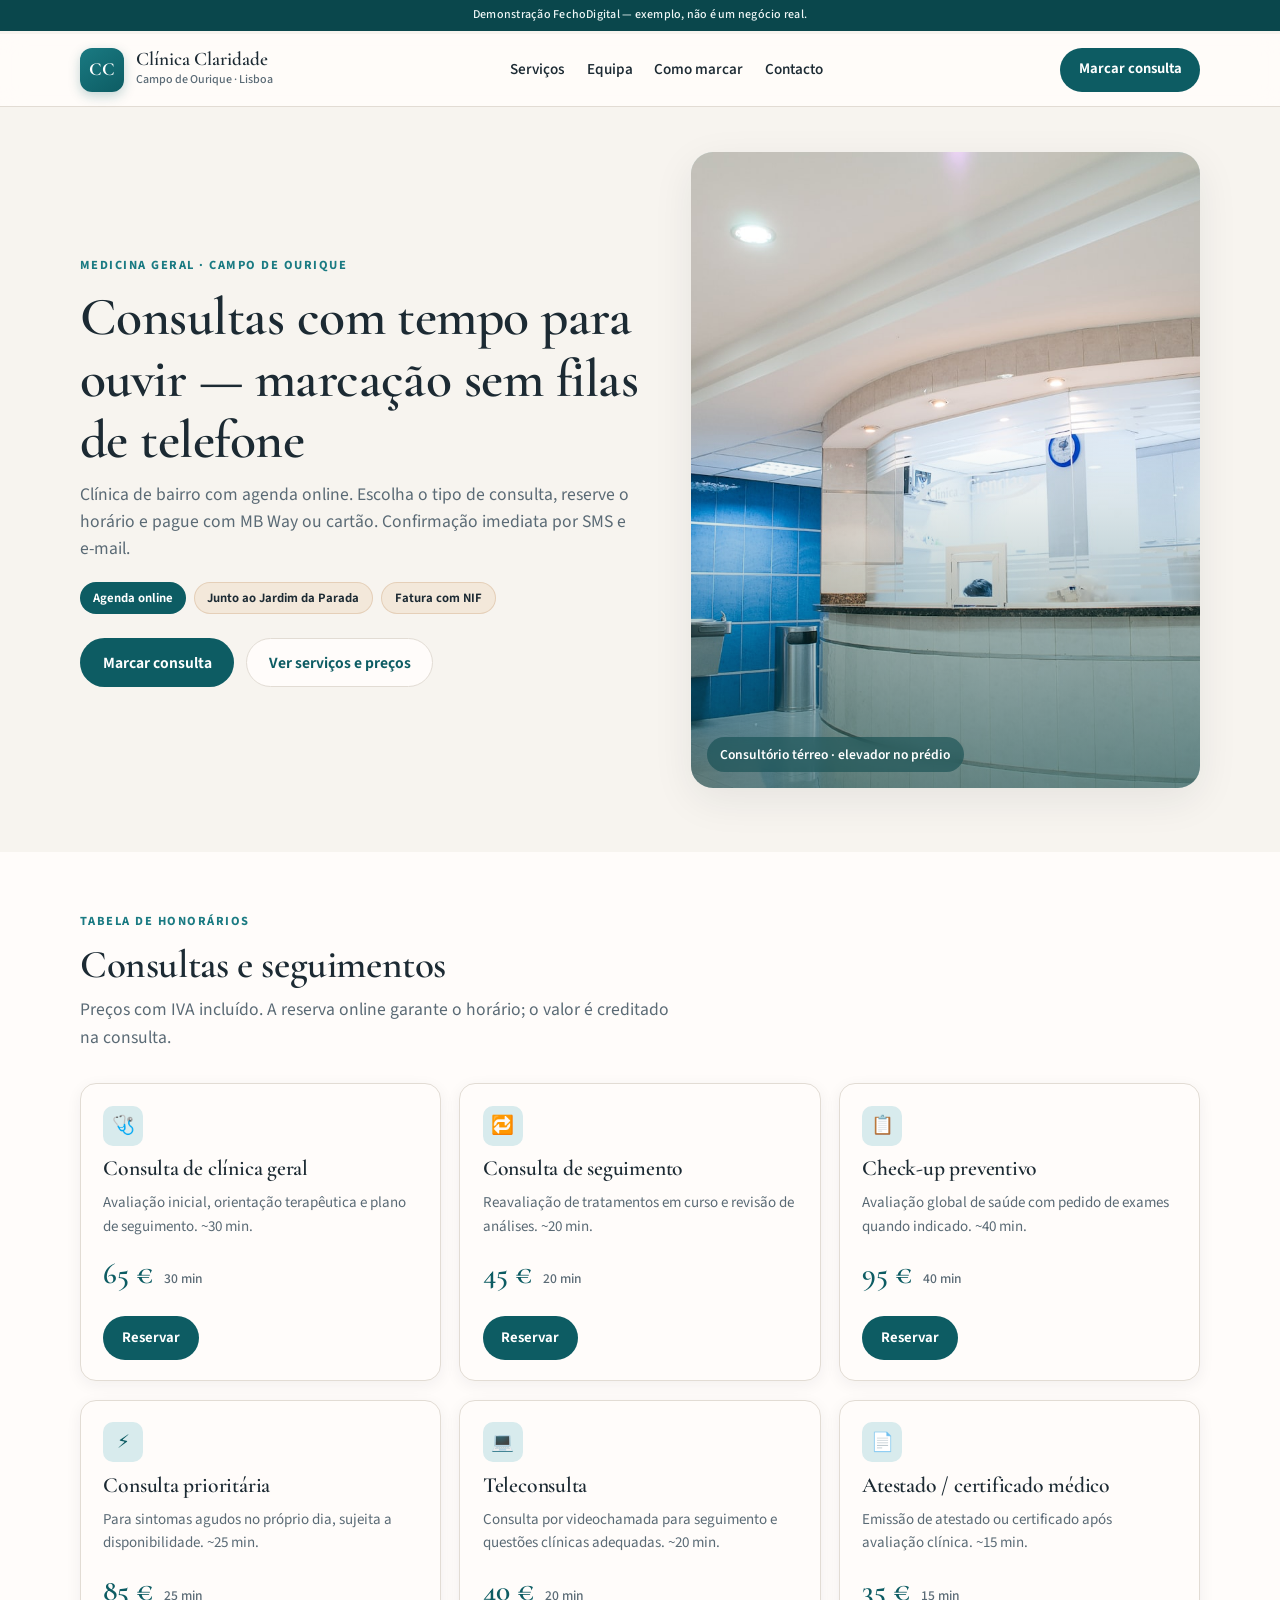
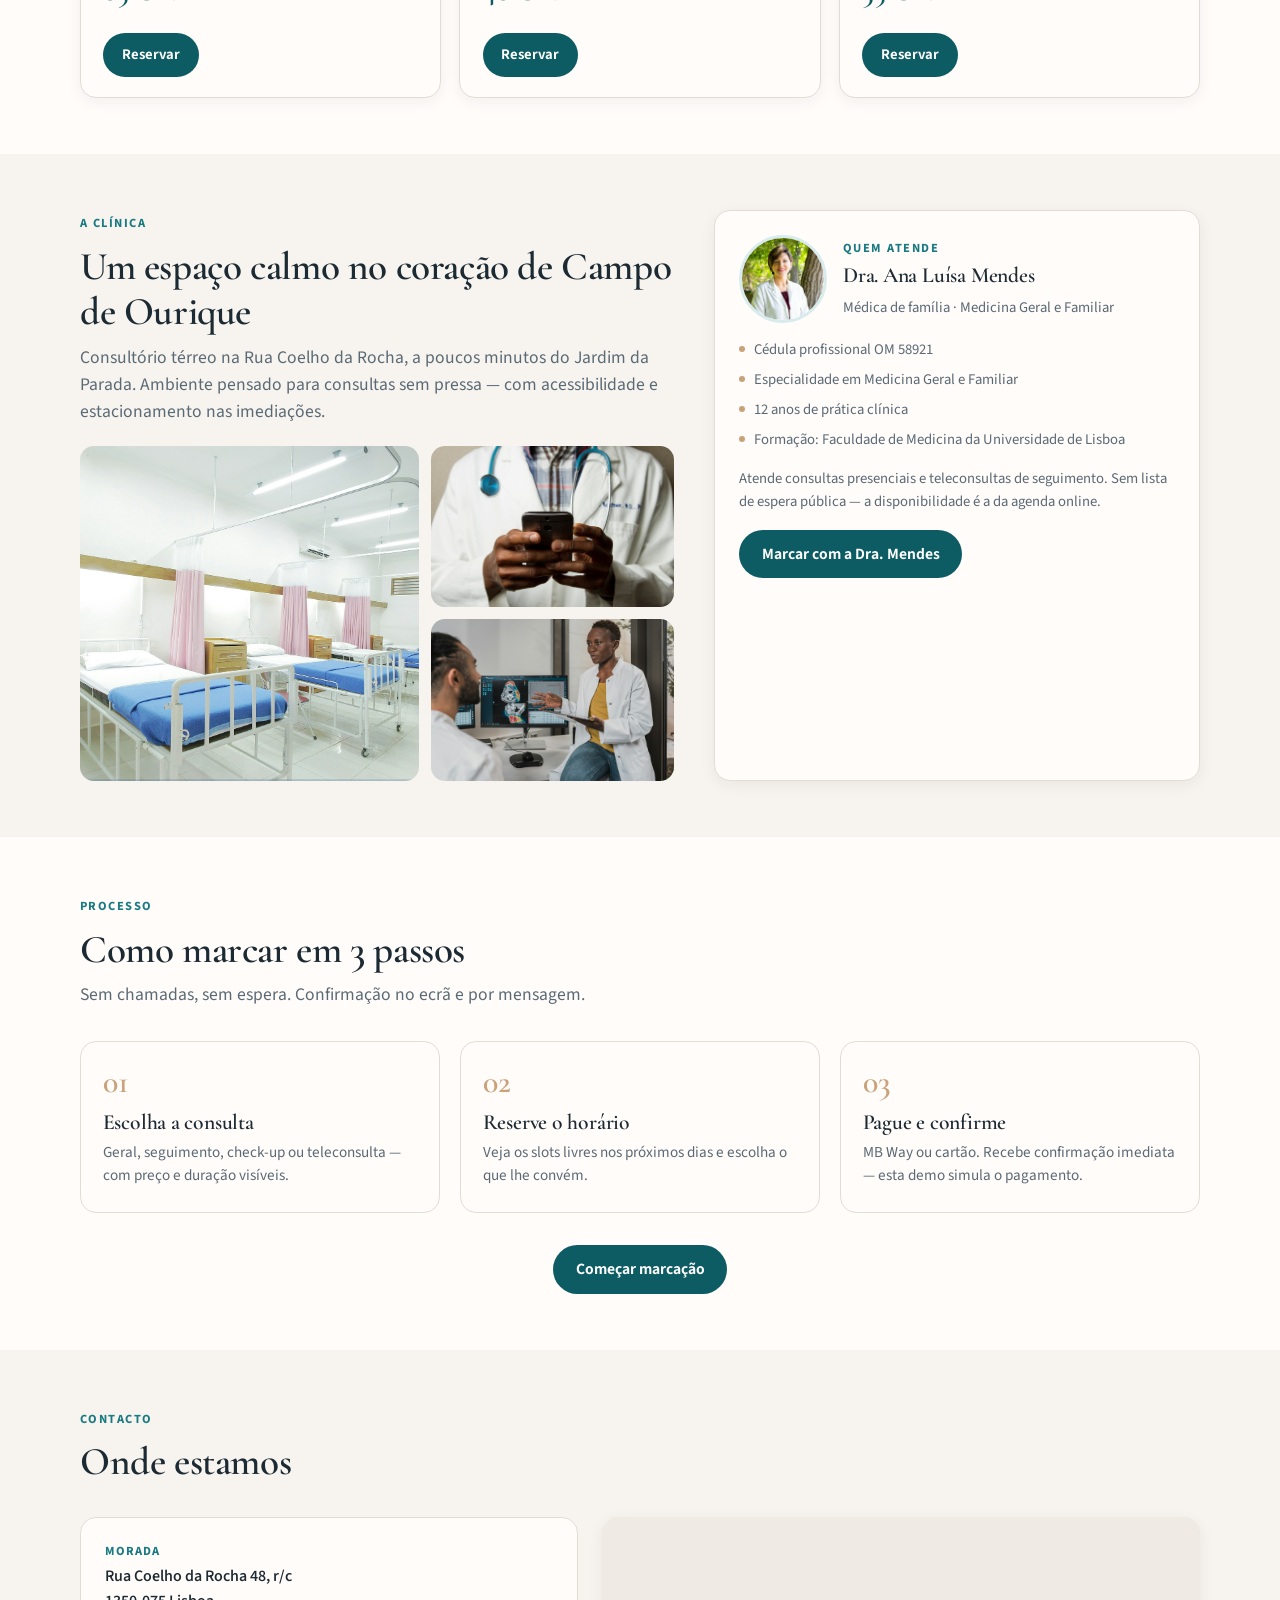
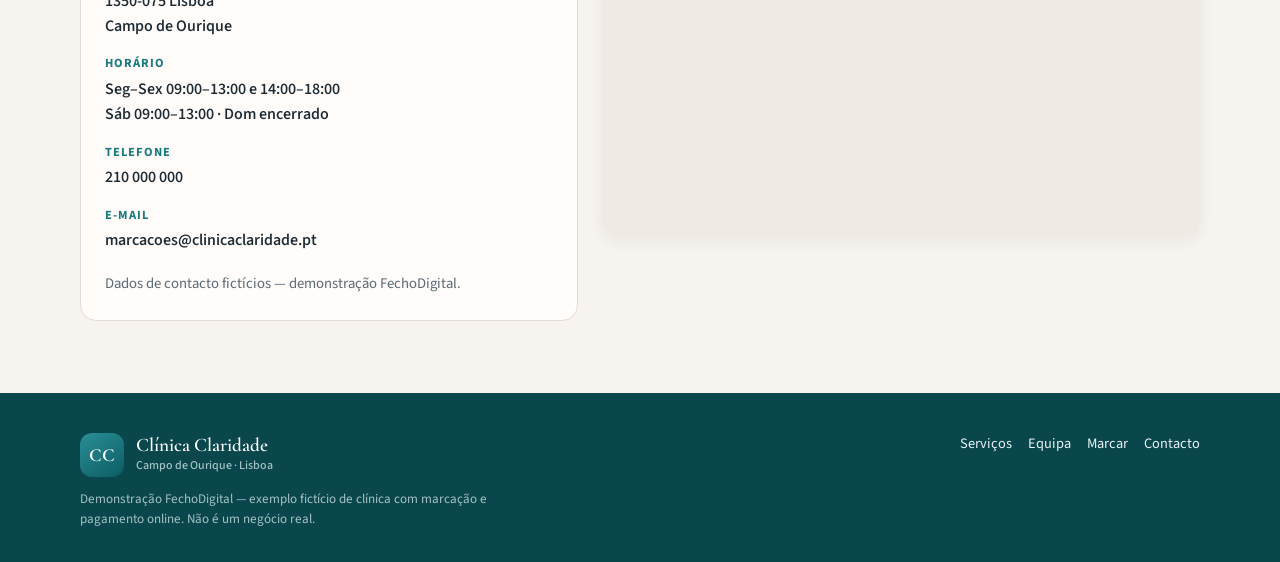
<file: demo/1/index.html>
<!DOCTYPE html><html lang="pt"><head><meta charset="utf-8"/><meta http-equiv="refresh" content="0;url=/demo/clinica/"/><link rel="canonical" href="/demo/clinica/"/><script>location.replace("/demo/clinica/");</script></head><body><p><a href="/demo/clinica/">Ver Clínica Claridade</a></p></body></html>
</file>
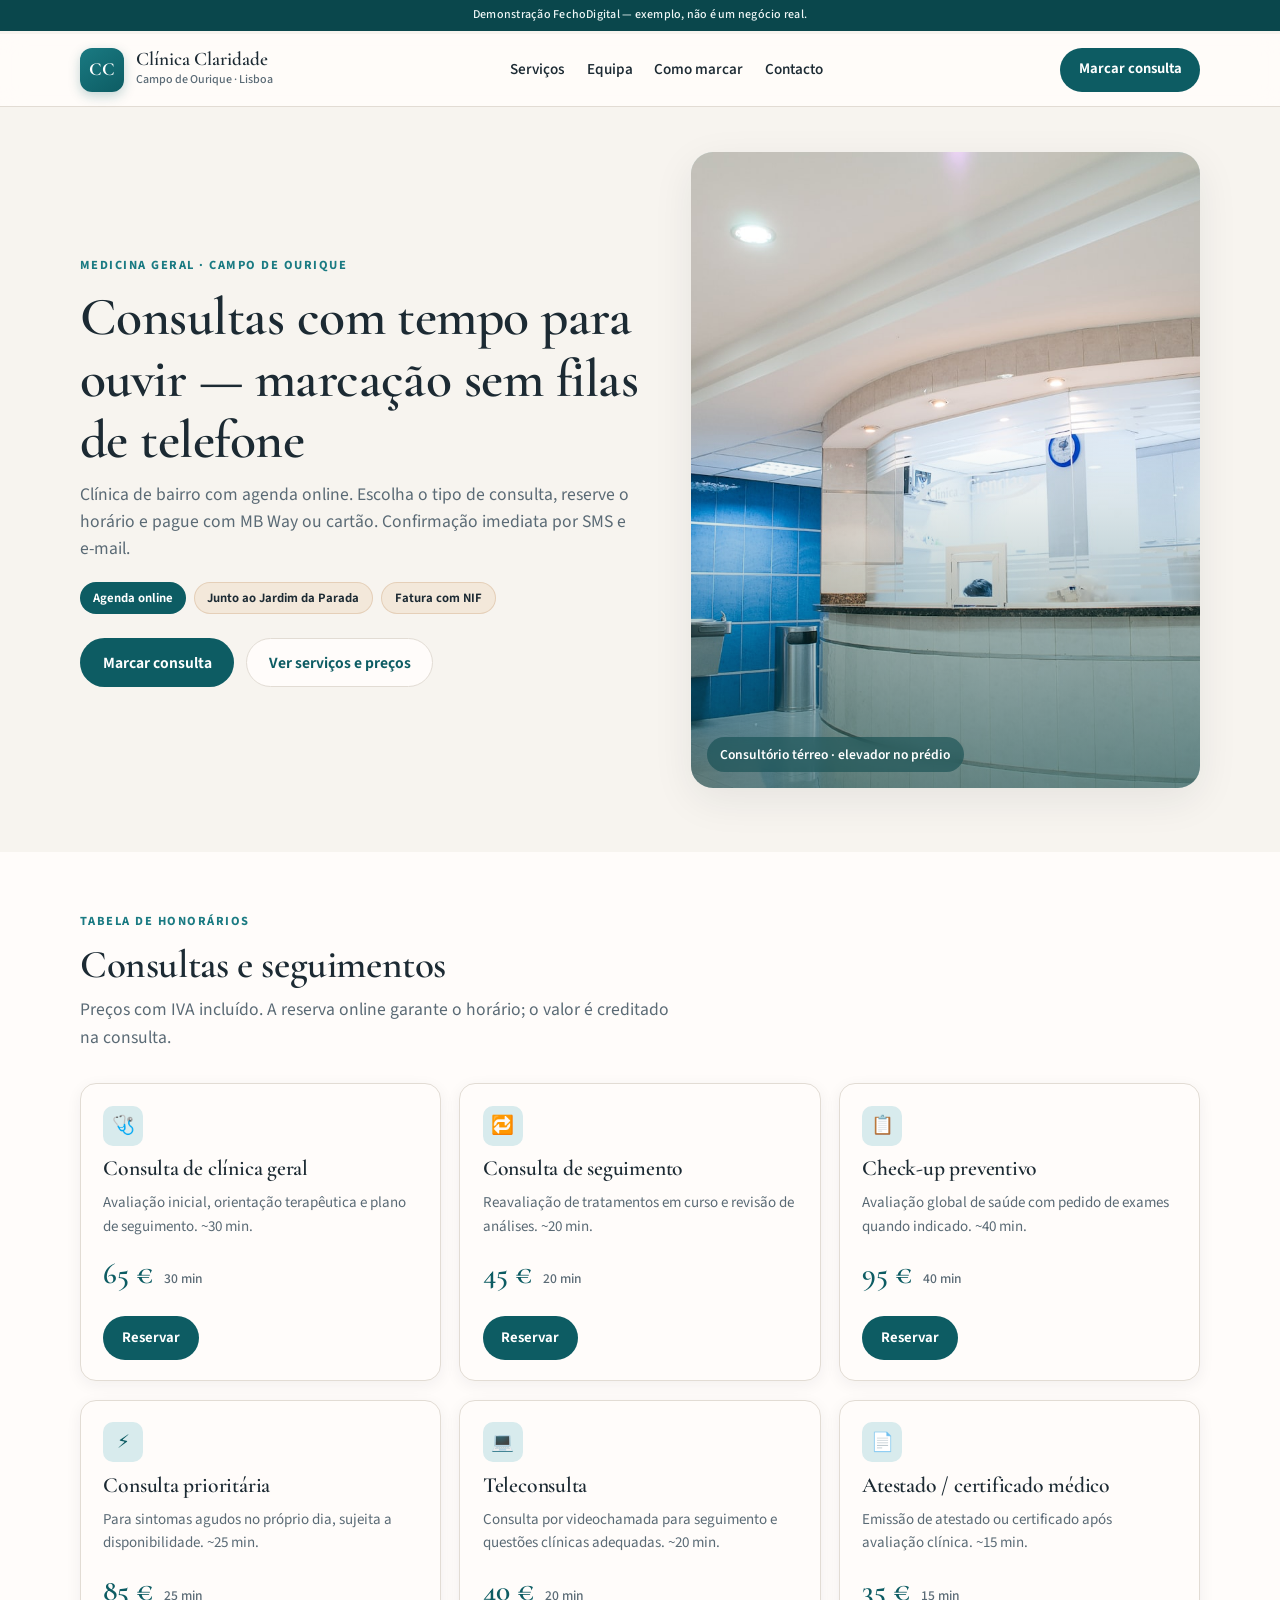
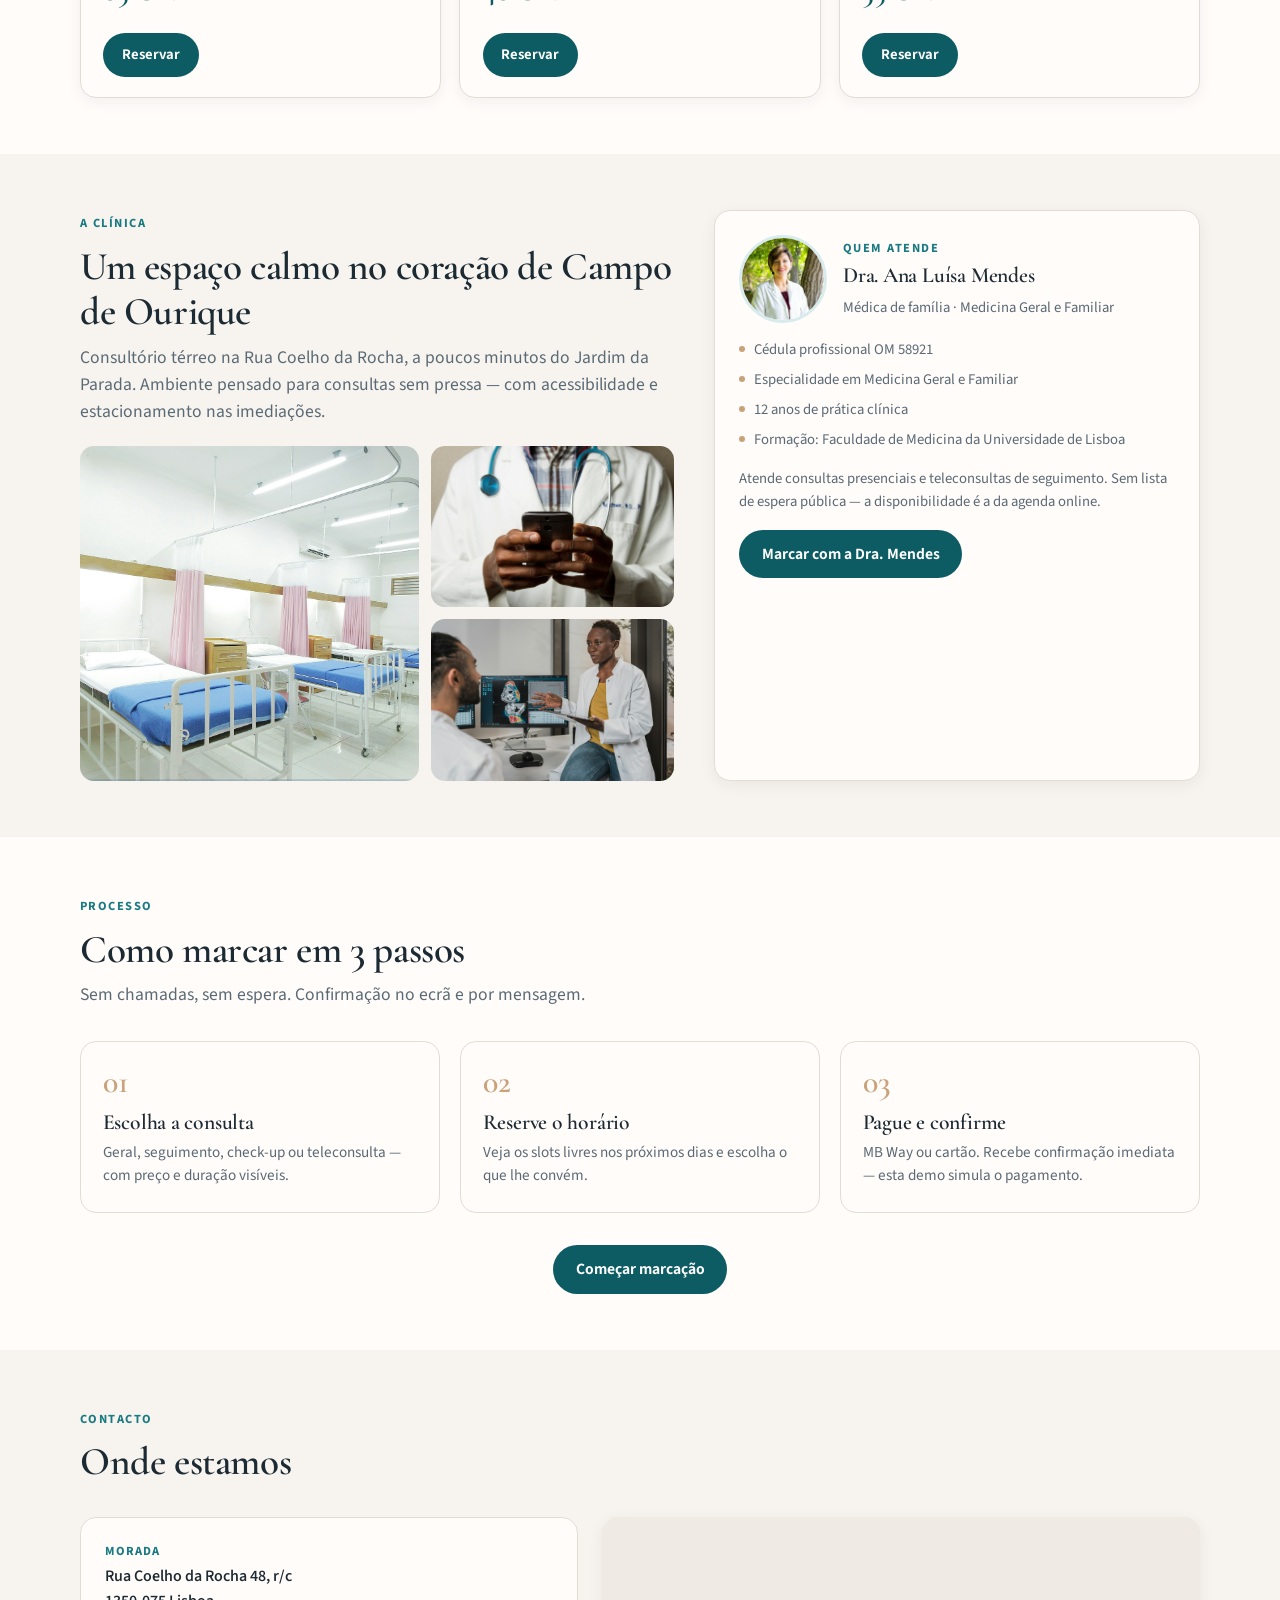
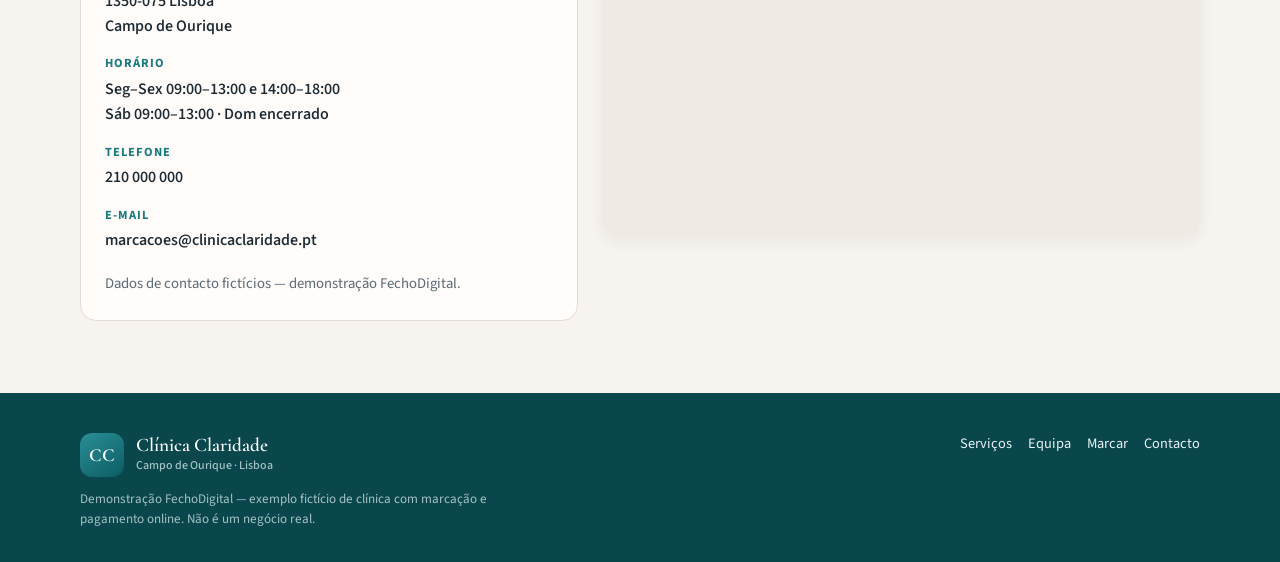
<file: demo/clinica/index.html>
<!DOCTYPE html>
<html lang="pt-PT">
<head>
  <meta charset="utf-8" />
  <meta name="viewport" content="width=device-width, initial-scale=1" />
  <title>Clínica Claridade — Medicina geral em Campo de Ourique, Lisboa</title>
  <meta name="description" content="Consultas de clínica geral em Campo de Ourique. Marque horário online e pague com MB Way ou cartão." />
  <meta name="robots" content="noindex, nofollow" />
  <link rel="stylesheet" href="shared.css" />
</head>
<body>
  <div class="demo-badge">Demonstração FechoDigital — exemplo, não é um negócio real.</div>

  <header class="site-header">
    <div class="wrap inner">
      <a class="brand" href="index.html">
        <span class="brand-mark" aria-hidden="true">CC</span>
        <span class="brand-text">
          <span class="brand-name">Clínica Claridade</span>
          <span class="brand-tag">Campo de Ourique · Lisboa</span>
        </span>
      </a>
      <nav aria-label="Principal">
        <ul class="nav-links">
          <li><a href="#servicos">Serviços</a></li>
          <li><a href="#equipa">Equipa</a></li>
          <li><a href="#como-marcar">Como marcar</a></li>
          <li><a href="#contacto">Contacto</a></li>
        </ul>
      </nav>
      <a class="nav-cta" href="marcar/">Marcar consulta</a>
    </div>
  </header>

  <main>
    <!-- Hero -->
    <section class="hero">
      <div class="wrap hero-grid">
        <div>
          <p class="eyebrow">Medicina geral · Campo de Ourique</p>
          <h1>Consultas com tempo para ouvir — marcação sem filas de telefone</h1>
          <p class="lead">
            Clínica de bairro com agenda online. Escolha o tipo de consulta, reserve o horário
            e pague com MB Way ou cartão. Confirmação imediata por SMS e e-mail.
          </p>
          <div class="hero-meta">
            <span class="chip">Agenda online</span>
            <span class="chip chip-soft">Junto ao Jardim da Parada</span>
            <span class="chip chip-soft">Fatura com NIF</span>
          </div>
          <div class="btn-row">
            <a class="btn btn-primary" href="marcar/">Marcar consulta</a>
            <a class="btn btn-secondary" href="#servicos">Ver serviços e preços</a>
          </div>
        </div>
        <div class="hero-visual" aria-hidden="true">
          <img src="assets/hero-consultorio.jpg" alt="" width="800" height="1000" loading="eager" />
          <div class="hero-photo-overlay"></div>
          <p class="geo-label">Consultório térreo · elevador no prédio</p>
        </div>
      </div>
    </section>

    <!-- Serviços -->
    <section class="section section-alt" id="servicos">
      <div class="wrap">
        <div class="section-head">
          <p class="eyebrow">Tabela de honorários</p>
          <h2>Consultas e seguimentos</h2>
          <p class="lead">
            Preços com IVA incluído. A reserva online garante o horário; o valor é creditado na consulta.
          </p>
        </div>
        <div class="card-grid cols-3" id="service-cards">
          <!-- filled by JS for consistency with booking -->
        </div>
      </div>
    </section>

    <!-- A clínica / Equipa -->
    <section class="section" id="equipa">
      <div class="wrap clinic-grid">
        <div>
          <p class="eyebrow">A clínica</p>
          <h2>Um espaço calmo no coração de Campo de Ourique</h2>
          <p class="lead" style="margin-bottom:1.25rem">
            Consultório térreo na Rua Coelho da Rocha, a poucos minutos do Jardim da Parada.
            Ambiente pensado para consultas sem pressa — com acessibilidade e estacionamento nas imediações.
          </p>
          <div class="clinic-photos">
            <div class="ph">
              <img src="assets/clinic-hall.jpg" alt="Espaço clínico com luz natural" width="600" height="800" loading="lazy" />
            </div>
            <div class="ph">
              <img src="assets/detalhe-estetoscopio.jpg" alt="Detalhe clínico no consultório" width="400" height="300" loading="lazy" />
            </div>
            <div class="ph">
              <img src="assets/consultorio-mesa.jpg" alt="Consulta em ambiente calmo" width="400" height="300" loading="lazy" />
            </div>
          </div>
        </div>
        <aside class="doctor-card" aria-labelledby="doc-name">
          <div class="doctor-top">
            <img class="doctor-avatar" src="assets/medico.jpg" alt="Dra. Ana Luísa Mendes" width="176" height="176" loading="lazy" />
            <div>
              <p class="eyebrow" style="margin-bottom:0.25rem">Quem atende</p>
              <h3 id="doc-name">Dra. Ana Luísa Mendes</h3>
              <p class="muted small" style="margin:0">Médica de família · Medicina Geral e Familiar</p>
            </div>
          </div>
          <ul class="creds">
            <li>Cédula profissional OM 58921</li>
            <li>Especialidade em Medicina Geral e Familiar</li>
            <li>12 anos de prática clínica</li>
            <li>Formação: Faculdade de Medicina da Universidade de Lisboa</li>
          </ul>
          <p class="muted small" style="margin:0">
            Atende consultas presenciais e teleconsultas de seguimento. Sem lista de espera pública —
            a disponibilidade é a da agenda online.
          </p>
          <a class="btn btn-primary" href="marcar/" style="align-self:flex-start">Marcar com a Dra. Mendes</a>
        </aside>
      </div>
    </section>

    <!-- Como marcar -->
    <section class="section section-alt" id="como-marcar">
      <div class="wrap">
        <div class="section-head">
          <p class="eyebrow">Processo</p>
          <h2>Como marcar em 3 passos</h2>
          <p class="lead">Sem chamadas, sem espera. Confirmação no ecrã e por mensagem.</p>
        </div>
        <div class="steps">
          <article class="step-card">
            <div class="step-num">01</div>
            <h3>Escolha a consulta</h3>
            <p>Geral, seguimento, check-up ou teleconsulta — com preço e duração visíveis.</p>
          </article>
          <article class="step-card">
            <div class="step-num">02</div>
            <h3>Reserve o horário</h3>
            <p>Veja os slots livres nos próximos dias e escolha o que lhe convém.</p>
          </article>
          <article class="step-card">
            <div class="step-num">03</div>
            <h3>Pague e confirme</h3>
            <p>MB Way ou cartão. Recebe confirmação imediata — esta demo simula o pagamento.</p>
          </article>
        </div>
        <div class="btn-row" style="justify-content:center;margin-top:2rem">
          <a class="btn btn-primary" href="marcar/">Começar marcação</a>
        </div>
      </div>
    </section>

    <!-- Contacto -->
    <section class="section" id="contacto">
      <div class="wrap">
        <div class="section-head">
          <p class="eyebrow">Contacto</p>
          <h2>Onde estamos</h2>
        </div>
        <div class="contact-grid">
          <div class="contact-card">
            <ul class="contact-list">
              <li>
                <strong>Morada</strong>
                <span>Rua Coelho da Rocha 48, r/c<br />1350-075 Lisboa<br />Campo de Ourique</span>
              </li>
              <li>
                <strong>Horário</strong>
                <span>Seg–Sex 09:00–13:00 e 14:00–18:00<br />Sáb 09:00–13:00 · Dom encerrado</span>
              </li>
              <li>
                <strong>Telefone</strong>
                <a href="tel:+351210000000">210 000 000</a>
              </li>
              <li>
                <strong>E-mail</strong>
                <a href="mailto:marcacoes@clinicaclaridade.pt">marcacoes@clinicaclaridade.pt</a>
              </li>
            </ul>
            <p class="muted small" style="margin:1.25rem 0 0">
              Dados de contacto fictícios — demonstração FechoDigital.
            </p>
          </div>
          <iframe
            class="map-frame"
            title="Mapa — Campo de Ourique, Lisboa"
            loading="lazy"
            referrerpolicy="no-referrer-when-downgrade"
            src="https://www.openstreetmap.org/export/embed.html?bbox=-9.1655%2C38.7145%2C-9.1555%2C38.7215&amp;layer=mapnik&amp;marker=38.7180%2C-9.1605"
          ></iframe>
        </div>
      </div>
    </section>
  </main>

  <footer class="site-footer">
    <div class="wrap footer-grid">
      <div>
        <a class="brand" href="index.html">
          <span class="brand-mark" aria-hidden="true">CC</span>
          <span class="brand-text">
            <span class="brand-name">Clínica Claridade</span>
            <span class="brand-tag">Campo de Ourique · Lisboa</span>
          </span>
        </a>
        <p class="footer-note">
          Demonstração FechoDigital — exemplo fictício de clínica com marcação e pagamento online.
          Não é um negócio real.
        </p>
      </div>
      <div class="footer-links">
        <a href="#servicos">Serviços</a>
        <a href="#equipa">Equipa</a>
        <a href="marcar/">Marcar</a>
        <a href="#contacto">Contacto</a>
      </div>
    </div>
  </footer>

  <div class="sticky-cta" role="region" aria-label="Marcação rápida">
    <div class="price-hint">
      <strong>Desde 35 €</strong>
      Consulta online · confirmação imediata
    </div>
    <a class="btn btn-primary" href="marcar/">Marcar</a>
  </div>

  <script src="shared.js"></script>
  <script>
    (function () {
      var grid = document.getElementById('service-cards');
      if (!grid || !window.Claridade) return;
      var icons = ['🩺', '🔁', '📋', '⚡', '💻', '📄'];
      Claridade.SERVICES.forEach(function (s, i) {
        var art = document.createElement('article');
        art.className = 'service-card';
        art.innerHTML =
          '<div class="icon" aria-hidden="true">' + icons[i] + '</div>' +
          '<h3>' + s.name + '</h3>' +
          '<p class="desc">' + s.desc + '</p>' +
          '<div class="price">' + Claridade.formatEuro(s.price) + ' <span>' + s.duration + '</span></div>' +
          '<div class="svc-actions">' +
          '<a class="btn btn-primary" href="marcar/?servico=' + encodeURIComponent(s.id) + '">Reservar</a>' +
          '</div>';
        grid.appendChild(art);
      });
    })();
  </script>
</body>
</html>
</file>
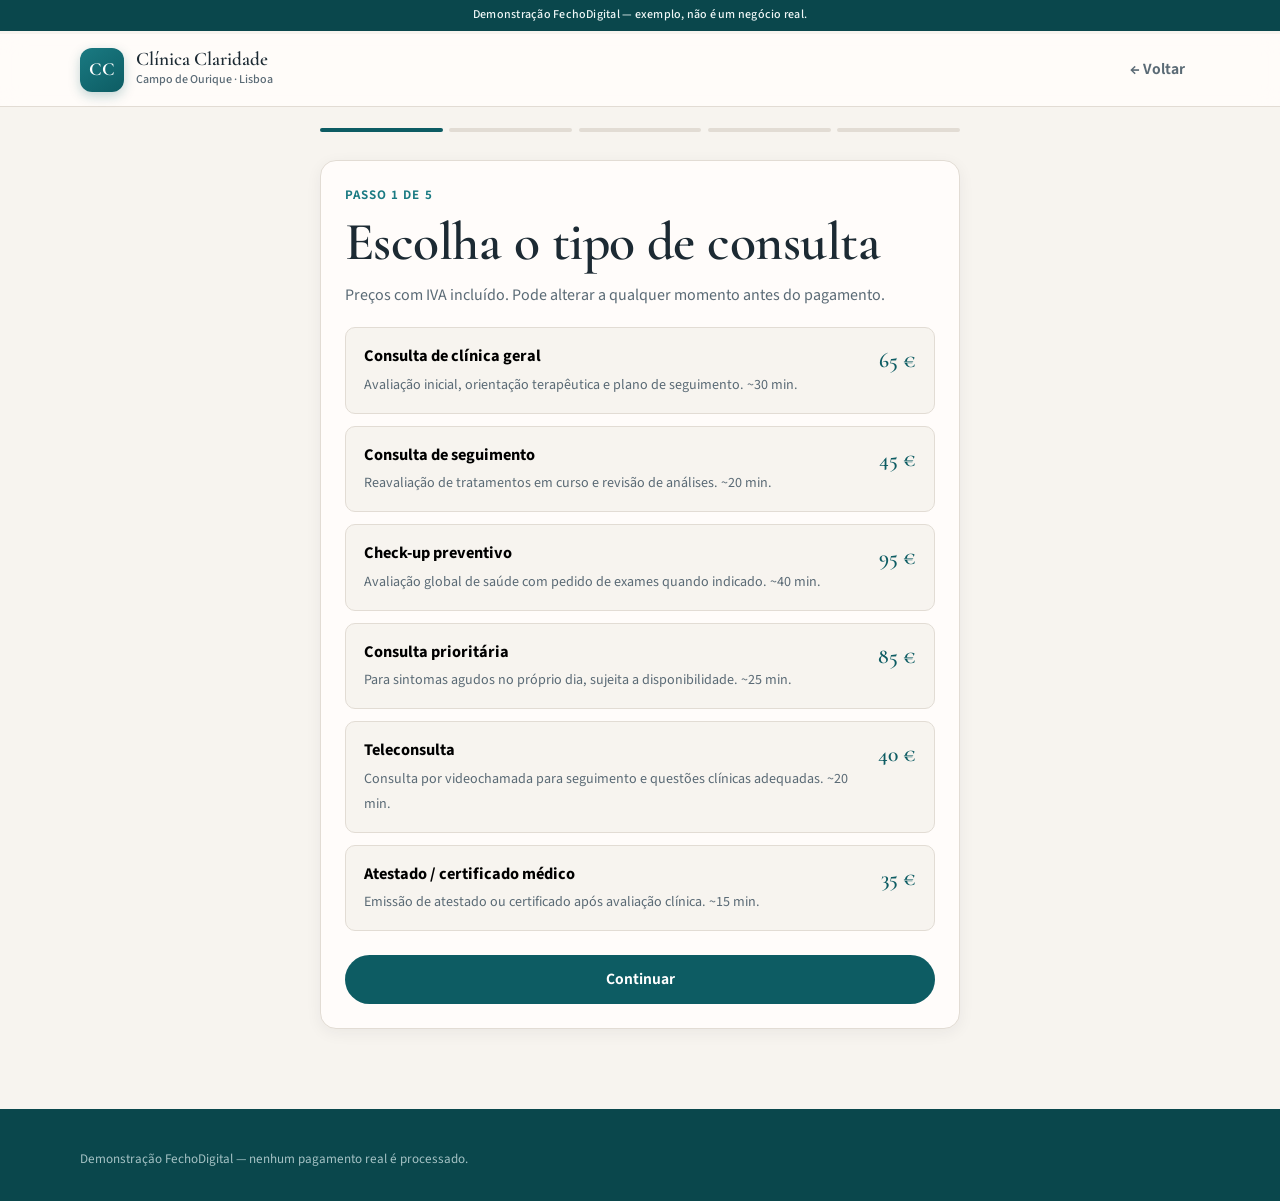
<file: demo/clinica/marcar/index.html>
<!DOCTYPE html>
<html lang="pt-PT">
<head>
  <meta charset="utf-8" />
  <meta name="viewport" content="width=device-width, initial-scale=1" />
  <title>Marcar consulta — Clínica Claridade</title>
  <meta name="description" content="Reserve horário e pague online na Clínica Claridade." />
  <meta name="robots" content="noindex, nofollow" />
  <link rel="stylesheet" href="../shared.css" />
</head>
<body>
  <div class="demo-badge">Demonstração FechoDigital — exemplo, não é um negócio real.</div>

  <header class="site-header">
    <div class="wrap inner">
      <a class="brand" href="../index.html">
        <span class="brand-mark" aria-hidden="true">CC</span>
        <span class="brand-text">
          <span class="brand-name">Clínica Claridade</span>
          <span class="brand-tag">Campo de Ourique · Lisboa</span>
        </span>
      </a>
      <a class="btn btn-ghost" href="../index.html" style="min-height:40px;padding:0.4rem 0.9rem">← Voltar</a>
    </div>
  </header>

  <main class="wizard-page">
    <div class="wrap wizard-shell">
      <div class="wizard-progress" id="progress" aria-hidden="true">
        <div class="bar" data-i="0"></div>
        <div class="bar" data-i="1"></div>
        <div class="bar" data-i="2"></div>
        <div class="bar" data-i="3"></div>
        <div class="bar" data-i="4"></div>
      </div>

      <!-- Step 0: Serviço -->
      <section class="wizard-panel" id="step-service" data-step="0">
        <p class="step-label">Passo 1 de 5</p>
        <h1>Escolha o tipo de consulta</h1>
        <p class="muted">Preços com IVA incluído. Pode alterar a qualquer momento antes do pagamento.</p>
        <div class="option-list" id="service-options" role="listbox" aria-label="Tipos de consulta"></div>
        <div class="wizard-nav">
          <button type="button" class="btn btn-primary" id="btn-to-doctor" disabled>Continuar</button>
        </div>
      </section>

      <!-- Step 1: Profissional -->
      <section class="wizard-panel" id="step-doctor" data-step="1" hidden>
        <p class="step-label">Passo 2 de 5</p>
        <h1>Quem atende</h1>
        <p class="muted">Nesta clínica, as consultas são asseguradas pela médica abaixo.</p>
        <div class="doctor-mini">
          <img src="../assets/medico.jpg" alt="" width="112" height="112" />
          <div>
            <strong id="doc-name-live">Dra. Ana Luísa Mendes</strong>
            <div class="muted small">Médica de família · MGF · OM 58921</div>
            <div class="muted small">12 anos de prática clínica</div>
          </div>
        </div>
        <div class="summary-box" id="svc-summary-mini"></div>
        <div class="wizard-nav">
          <button type="button" class="btn btn-secondary" data-back>Voltar</button>
          <button type="button" class="btn btn-primary" id="btn-to-slots">Escolher horário</button>
        </div>
      </section>

      <!-- Step 2: Horário -->
      <section class="wizard-panel" id="step-slots" data-step="2" hidden>
        <p class="step-label">Passo 3 de 5</p>
        <h1>Escolha o horário</h1>
        <p class="muted">Slots disponíveis nos próximos dias úteis (e sábados de manhã).</p>
        <div class="day-tabs" id="day-tabs" role="tablist" aria-label="Dias"></div>
        <div class="slot-grid" id="slot-grid" role="listbox" aria-label="Horários"></div>
        <div class="wizard-nav">
          <button type="button" class="btn btn-secondary" data-back>Voltar</button>
          <button type="button" class="btn btn-primary" id="btn-to-pay" disabled>Continuar</button>
        </div>
      </section>

      <!-- Step 3: Dados + Pagamento -->
      <section class="wizard-panel" id="step-pay" data-step="3" hidden>
        <p class="step-label">Passo 4 de 5</p>
        <h1>Dados e pagamento</h1>
        <p class="muted">Pagamento simulado — nenhum valor real é cobrado.</p>

        <div class="summary-box" id="booking-summary"></div>

        <form id="pay-form" autocomplete="on" novalidate>
          <div class="form-grid">
            <div class="field">
              <label for="nome">Nome completo</label>
              <input id="nome" name="nome" type="text" required placeholder="O seu nome" autocomplete="name" />
            </div>
            <div class="field">
              <label for="telemovel">Telemóvel</label>
              <input id="telemovel" name="telemovel" type="tel" required placeholder="9XX XXX XXX" autocomplete="tel" inputmode="tel" />
            </div>
            <div class="field">
              <label for="email">E-mail</label>
              <input id="email" name="email" type="email" required placeholder="nome@email.pt" autocomplete="email" />
            </div>
            <div class="field">
              <label for="nif">NIF <span class="muted">(opcional, para fatura)</span></label>
              <input id="nif" name="nif" type="text" inputmode="numeric" placeholder="123 456 789" maxlength="11" />
            </div>
          </div>

          <p class="eyebrow" style="margin-top:0.5rem">Método de pagamento</p>
          <div class="pay-methods" role="radiogroup" aria-label="Método de pagamento">
            <button type="button" class="pay-method selected" data-method="mbway" aria-pressed="true">
              <span class="pm-icon">MB</span>
              <span>
                <strong>MB Way</strong>
                <span class="muted small" style="display:block">Confirmação no telemóvel</span>
              </span>
            </button>
            <button type="button" class="pay-method" data-method="card" aria-pressed="false">
              <span class="pm-icon">💳</span>
              <span>
                <strong>Cartão</strong>
                <span class="muted small" style="display:block">Visa / Mastercard (simulado)</span>
              </span>
            </button>
          </div>

          <div class="field" id="mbway-field">
            <label for="mbway-phone">Número MB Way</label>
            <input id="mbway-phone" type="tel" placeholder="9XX XXX XXX" inputmode="tel" />
          </div>
          <div id="card-fields" hidden>
            <div class="form-grid">
              <div class="field">
                <label for="card-num">Número do cartão</label>
                <input id="card-num" type="text" inputmode="numeric" placeholder="4242 4242 4242 4242" maxlength="19" />
              </div>
              <div class="field" style="display:grid;grid-template-columns:1fr 1fr;gap:0.75rem">
                <div>
                  <label for="card-exp">Validade</label>
                  <input id="card-exp" type="text" placeholder="MM/AA" maxlength="5" />
                </div>
                <div>
                  <label for="card-cvc">CVC</label>
                  <input id="card-cvc" type="text" inputmode="numeric" placeholder="123" maxlength="4" />
                </div>
              </div>
            </div>
          </div>

          <div class="wizard-nav">
            <button type="button" class="btn btn-secondary" data-back>Voltar</button>
            <button type="submit" class="btn btn-primary" id="btn-pay">Pagar e confirmar</button>
          </div>
        </form>
      </section>

      <!-- Step 4: Sucesso -->
      <section class="wizard-panel" id="step-success" data-step="4" hidden>
        <div class="success-panel">
          <div class="success-icon" aria-hidden="true">✓</div>
          <p class="step-label" style="color:var(--success)">Passo 5 de 5</p>
          <h1>Marcação confirmada (simulação)</h1>
          <p class="muted" style="max-width:28rem;margin-inline:auto">
            Pagamento recebido (simulado). Em produção, receberia SMS e e-mail com os detalhes.
          </p>
          <div class="ref-code" id="ref-code">CC-000000</div>
          <div class="summary-box" id="success-summary" style="text-align:left;margin-top:1.5rem"></div>
          <div class="wizard-nav" style="justify-content:center">
            <a class="btn btn-secondary" href="../index.html">Voltar à clínica</a>
            <button type="button" class="btn btn-primary" id="btn-new">Nova marcação</button>
          </div>
        </div>
      </section>
    </div>
  </main>

  <footer class="site-footer" style="margin-top:2rem">
    <div class="wrap">
      <p class="footer-note" style="margin:0">
        Demonstração FechoDigital — nenhum pagamento real é processado.
      </p>
    </div>
  </footer>

  <script src="../shared.js"></script>
  <script>
    (function () {
      var C = window.Claridade;
      if (!C) return;

      var state = {
        step: 0,
        service: null,
        day: null,
        slot: null,
        method: 'mbway',
        ref: null,
      };

      var panels = C.qsa('.wizard-panel');
      var progressBars = C.qsa('#progress .bar');

      function showStep(n) {
        state.step = n;
        panels.forEach(function (p) {
          var s = Number(p.getAttribute('data-step'));
          p.hidden = s !== n;
        });
        progressBars.forEach(function (b) {
          var i = Number(b.getAttribute('data-i'));
          b.classList.toggle('on', i === n);
          b.classList.toggle('done', i < n);
        });
        window.scrollTo({ top: 0, behavior: 'smooth' });
      }

      function renderServices() {
        var box = C.qs('#service-options');
        box.innerHTML = '';
        C.SERVICES.forEach(function (s) {
          var btn = document.createElement('button');
          btn.type = 'button';
          btn.className = 'option';
          btn.setAttribute('role', 'option');
          btn.dataset.id = s.id;
          btn.innerHTML =
            '<div class="opt-body"><strong>' + s.name + '</strong><span>' + s.desc + '</span></div>' +
            '<div class="opt-price">' + C.formatEuro(s.price) + '</div>';
          btn.addEventListener('click', function () {
            state.service = s;
            C.qsa('.option', box).forEach(function (o) { o.classList.remove('selected'); });
            btn.classList.add('selected');
            C.qs('#btn-to-doctor').disabled = false;
          });
          box.appendChild(btn);
        });

        // Prefill from query
        var params = new URLSearchParams(location.search);
        var pre = params.get('servico');
        if (pre) {
          var match = C.SERVICES.find(function (s) { return s.id === pre; });
          if (match) {
            state.service = match;
            var el = box.querySelector('[data-id="' + match.id + '"]');
            if (el) el.classList.add('selected');
            C.qs('#btn-to-doctor').disabled = false;
          }
        }
      }

      function renderDoctorSummary() {
        var s = state.service;
        C.qs('#svc-summary-mini').innerHTML =
          '<dl><dt>Consulta</dt><dd>' + s.name + '</dd>' +
          '<dt>Duração</dt><dd>' + s.duration + '</dd>' +
          '<dt>Valor</dt><dd>' + C.formatEuro(s.price) + '</dd></dl>';
      }

      function renderDays() {
        var days = C.getNextDays(6);
        var tabs = C.qs('#day-tabs');
        tabs.innerHTML = '';
        days.forEach(function (d, idx) {
          var b = document.createElement('button');
          b.type = 'button';
          b.className = 'day-tab' + (idx === 0 ? ' selected' : '');
          b.setAttribute('role', 'tab');
          b.innerHTML = d.label + '<small>' + d.day + '/' + d.month + '</small>';
          b.addEventListener('click', function () {
            state.day = d;
            state.slot = null;
            C.qsa('.day-tab', tabs).forEach(function (t) { t.classList.remove('selected'); });
            b.classList.add('selected');
            C.qs('#btn-to-pay').disabled = true;
            renderSlots(d);
          });
          tabs.appendChild(b);
        });
        state.day = days[0];
        renderSlots(days[0]);
      }

      function renderSlots(day) {
        var grid = C.qs('#slot-grid');
        grid.innerHTML = '';
        C.slotsForDay(day).forEach(function (sl) {
          var b = document.createElement('button');
          b.type = 'button';
          b.className = 'slot';
          b.textContent = sl.time;
          b.disabled = !sl.available;
          if (sl.available) {
            b.addEventListener('click', function () {
              state.slot = sl.time;
              C.qsa('.slot', grid).forEach(function (x) { x.classList.remove('selected'); });
              b.classList.add('selected');
              C.qs('#btn-to-pay').disabled = false;
            });
          }
          grid.appendChild(b);
        });
      }

      function renderPaySummary() {
        var s = state.service;
        var d = state.day;
        C.qs('#booking-summary').innerHTML =
          '<dl>' +
          '<dt>Consulta</dt><dd>' + s.name + '</dd>' +
          '<dt>Médica</dt><dd>' + C.DOCTOR.name + '</dd>' +
          '<dt>Data</dt><dd>' + d.day + '/' + d.month + ' · ' + d.label + '</dd>' +
          '<dt>Hora</dt><dd>' + state.slot + '</dd>' +
          '<dt>Total</dt><dd>' + C.formatEuro(s.price) + '</dd>' +
          '</dl>';
      }

      function setMethod(m) {
        state.method = m;
        C.qsa('.pay-method').forEach(function (btn) {
          var on = btn.dataset.method === m;
          btn.classList.toggle('selected', on);
          btn.setAttribute('aria-pressed', on ? 'true' : 'false');
        });
        C.qs('#mbway-field').hidden = m !== 'mbway';
        C.qs('#card-fields').hidden = m !== 'card';
      }

      // Nav
      C.qs('#btn-to-doctor').addEventListener('click', function () {
        if (!state.service) return;
        renderDoctorSummary();
        showStep(1);
      });
      C.qs('#btn-to-slots').addEventListener('click', function () {
        renderDays();
        showStep(2);
      });
      C.qs('#btn-to-pay').addEventListener('click', function () {
        if (!state.slot) return;
        renderPaySummary();
        showStep(3);
      });

      C.qsa('[data-back]').forEach(function (btn) {
        btn.addEventListener('click', function () {
          showStep(Math.max(0, state.step - 1));
        });
      });

      C.qsa('.pay-method').forEach(function (btn) {
        btn.addEventListener('click', function () {
          setMethod(btn.dataset.method);
        });
      });

      C.qs('#pay-form').addEventListener('submit', function (e) {
        e.preventDefault();
        var nome = C.qs('#nome').value.trim();
        var tel = C.qs('#telemovel').value.trim();
        var email = C.qs('#email').value.trim();
        if (!nome || !tel || !email) {
          alert('Preencha nome, telemóvel e e-mail para continuar.');
          return;
        }
        if (state.method === 'mbway') {
          var mb = C.qs('#mbway-phone').value.trim();
          if (!mb) {
            alert('Indique o número MB Way (simulação).');
            return;
          }
        }
        if (state.method === 'card') {
          var cn = C.qs('#card-num').value.trim();
          if (cn.replace(/\s/g, '').length < 12) {
            alert('Indique um número de cartão (simulação).');
            return;
          }
        }

        var payBtn = C.qs('#btn-pay');
        payBtn.disabled = true;
        payBtn.textContent = 'A processar…';

        setTimeout(function () {
          state.ref = C.genRef();
          C.qs('#ref-code').textContent = state.ref;
          var s = state.service;
          var d = state.day;
          var methodLabel = state.method === 'mbway' ? 'MB Way' : 'Cartão';
          C.qs('#success-summary').innerHTML =
            '<dl>' +
            '<dt>Referência</dt><dd>' + state.ref + '</dd>' +
            '<dt>Consulta</dt><dd>' + s.name + '</dd>' +
            '<dt>Médica</dt><dd>' + C.DOCTOR.name + '</dd>' +
            '<dt>Quando</dt><dd>' + d.day + '/' + d.month + ' às ' + state.slot + '</dd>' +
            '<dt>Pagamento</dt><dd>' + methodLabel + ' · ' + C.formatEuro(s.price) + '</dd>' +
            '<dt>Utente</dt><dd>' + nome + '</dd>' +
            '</dl>' +
            '<p class="muted small" style="margin:0.85rem 0 0">Pagamento recebido (simulação). Marcação confirmada.</p>';
          payBtn.disabled = false;
          payBtn.textContent = 'Pagar e confirmar';
          showStep(4);
        }, 900);
      });

      C.qs('#btn-new').addEventListener('click', function () {
        state = { step: 0, service: null, day: null, slot: null, method: 'mbway', ref: null };
        C.qs('#pay-form').reset();
        setMethod('mbway');
        renderServices();
        C.qs('#btn-to-doctor').disabled = true;
        showStep(0);
      });

      renderServices();
      showStep(0);
    })();
  </script>
</body>
</html>
</file>
<file: demo/clinica/shared.css>
/* Clínica Claridade — identidade própria (não FechoDigital) */
@import url('https://fonts.googleapis.com/css2?family=Cormorant+Garamond:ital,wght@0,500;0,600;0,700;1,500&family=Source+Sans+3:wght@400;500;600;700&display=swap');

:root {
  --ivory: #F7F4EF;
  --ivory-deep: #EFEAE3;
  --white: #FFFCFA;
  --teal: #0D5C63;
  --teal-deep: #0A474C;
  --teal-mid: #1A7A82;
  --teal-soft: #D8EBED;
  --sand: #C9A27A;
  --sand-soft: #F3E8DA;
  --ink: #1C2A33;
  --ink-muted: #5A6A75;
  --line: #E2DCD4;
  --success: #2E7D5B;
  --success-soft: #E6F4EC;
  --danger: #9B3B3B;
  --shadow: 0 12px 40px rgba(28, 42, 51, 0.08);
  --shadow-sm: 0 4px 16px rgba(28, 42, 51, 0.06);
  --radius: 16px;
  --radius-sm: 10px;
  --radius-pill: 999px;
  --font-serif: 'Cormorant Garamond', Georgia, serif;
  --font-sans: 'Source Sans 3', system-ui, -apple-system, sans-serif;
  --header-h: 72px;
  --badge-h: 34px;
  --max: 1120px;
}

*, *::before, *::after { box-sizing: border-box; }
html { scroll-behavior: smooth; }
body {
  margin: 0;
  font-family: var(--font-sans);
  color: var(--ink);
  background: var(--ivory);
  line-height: 1.55;
  -webkit-font-smoothing: antialiased;
  padding-bottom: 88px;
}
img { max-width: 100%; display: block; height: auto; }
a { color: var(--teal-mid); text-decoration: none; }
a:hover { color: var(--teal-deep); }
button, input, select, textarea { font: inherit; }
h1, h2, h3, .display {
  font-family: var(--font-serif);
  font-weight: 600;
  line-height: 1.15;
  letter-spacing: -0.01em;
  color: var(--ink);
  margin: 0 0 0.6rem;
}
h1 { font-size: clamp(2.1rem, 4.5vw, 3.35rem); }
h2 { font-size: clamp(1.75rem, 3.2vw, 2.45rem); }
h3 { font-size: 1.35rem; }
p { margin: 0 0 1rem; }
.muted { color: var(--ink-muted); }
.small { font-size: 0.92rem; }
.lead { font-size: 1.1rem; color: var(--ink-muted); max-width: 38rem; }
.eyebrow {
  display: inline-block;
  font-size: 0.78rem;
  font-weight: 700;
  letter-spacing: 0.12em;
  text-transform: uppercase;
  color: var(--teal-mid);
  margin-bottom: 0.65rem;
}

.wrap {
  width: min(100% - 2rem, var(--max));
  margin-inline: auto;
}

/* Demo badge — único vestígio FechoDigital */
.demo-badge {
  position: sticky;
  top: 0;
  z-index: 100;
  background: var(--teal-deep);
  color: #F0F7F7;
  text-align: center;
  font-size: 0.75rem;
  font-weight: 500;
  letter-spacing: 0.02em;
  padding: 0.45rem 1rem;
  line-height: 1.35;
}

/* Header */
.site-header {
  position: sticky;
  top: var(--badge-h);
  z-index: 90;
  background: rgba(255, 252, 250, 0.92);
  backdrop-filter: blur(12px);
  border-bottom: 1px solid var(--line);
}
.site-header .inner {
  display: flex;
  align-items: center;
  justify-content: space-between;
  gap: 1rem;
  min-height: var(--header-h);
}
.brand {
  display: flex;
  align-items: center;
  gap: 0.75rem;
  color: inherit;
  text-decoration: none;
}
.brand:hover { color: inherit; }
.brand-mark {
  width: 44px;
  height: 44px;
  border-radius: 12px;
  display: grid;
  place-items: center;
  background: linear-gradient(145deg, var(--teal-mid), var(--teal));
  color: #fff;
  font-family: var(--font-serif);
  font-weight: 700;
  font-size: 1.15rem;
  letter-spacing: 0.02em;
  box-shadow: 0 4px 12px rgba(13, 92, 99, 0.25);
}
.brand-text { display: flex; flex-direction: column; gap: 0.05rem; }
.brand-name {
  font-family: var(--font-serif);
  font-size: 1.2rem;
  font-weight: 600;
  line-height: 1.1;
}
.brand-tag {
  font-size: 0.75rem;
  color: var(--ink-muted);
  font-weight: 500;
}
.nav-links {
  display: none;
  align-items: center;
  gap: 1.35rem;
  list-style: none;
  margin: 0;
  padding: 0;
}
.nav-links a {
  color: var(--ink);
  font-weight: 550;
  font-size: 0.95rem;
}
.nav-links a:hover { color: var(--teal); }
.nav-cta {
  display: inline-flex;
  align-items: center;
  justify-content: center;
  min-height: 44px;
  padding: 0.55rem 1.15rem;
  border-radius: var(--radius-pill);
  background: var(--teal);
  color: #fff !important;
  font-weight: 650;
  font-size: 0.92rem;
  border: none;
  cursor: pointer;
  text-decoration: none;
  white-space: nowrap;
  transition: background 0.15s, transform 0.15s;
}
.nav-cta:hover { background: var(--teal-deep); color: #fff !important; }

@media (min-width: 860px) {
  .nav-links { display: flex; }
}

/* Buttons */
.btn {
  display: inline-flex;
  align-items: center;
  justify-content: center;
  gap: 0.4rem;
  min-height: 48px;
  padding: 0.7rem 1.35rem;
  border-radius: var(--radius-pill);
  font-weight: 650;
  font-size: 0.98rem;
  border: 1.5px solid transparent;
  cursor: pointer;
  text-decoration: none;
  transition: background 0.15s, border-color 0.15s, color 0.15s, transform 0.12s;
}
.btn:active { transform: scale(0.98); }
.btn-primary {
  background: var(--teal);
  color: #fff !important;
}
.btn-primary:hover { background: var(--teal-deep); }
.btn-secondary {
  background: var(--white);
  color: var(--teal) !important;
  border-color: var(--line);
}
.btn-secondary:hover {
  border-color: var(--teal);
  background: var(--teal-soft);
}
.btn-ghost {
  background: transparent;
  color: var(--ink-muted) !important;
  border-color: transparent;
}
.btn-ghost:hover { color: var(--ink) !important; background: var(--ivory-deep); }
.btn-row {
  display: flex;
  flex-wrap: wrap;
  gap: 0.75rem;
  margin-top: 1.5rem;
}
.btn-block { width: 100%; }

/* Hero */
.hero {
  padding: 2rem 0 3rem;
  position: relative;
  overflow: hidden;
}
.hero-grid {
  display: grid;
  gap: 2rem;
  align-items: center;
}
@media (min-width: 900px) {
  .hero { padding: 3rem 0 4rem; }
  .hero-grid { grid-template-columns: 1.05fr 0.95fr; gap: 3rem; }
}
.hero-visual {
  position: relative;
  border-radius: 22px;
  overflow: hidden;
  aspect-ratio: 4/5;
  box-shadow: var(--shadow);
  background: var(--teal-soft);
}
.hero-visual img {
  width: 100%;
  height: 100%;
  object-fit: cover;
}
.hero-photo-overlay {
  position: absolute;
  inset: 0;
  background: linear-gradient(180deg, transparent 45%, rgba(10, 71, 76, 0.55) 100%);
  pointer-events: none;
}
.geo-label {
  position: absolute;
  left: 1rem;
  bottom: 1rem;
  margin: 0;
  color: #fff;
  font-size: 0.85rem;
  font-weight: 600;
  background: rgba(10, 71, 76, 0.55);
  backdrop-filter: blur(6px);
  padding: 0.45rem 0.85rem;
  border-radius: var(--radius-pill);
}
.hero-meta {
  display: flex;
  flex-wrap: wrap;
  gap: 0.5rem;
  margin-top: 1.25rem;
}
.chip {
  display: inline-flex;
  align-items: center;
  min-height: 32px;
  padding: 0.3rem 0.8rem;
  border-radius: var(--radius-pill);
  background: var(--teal);
  color: #fff;
  font-size: 0.8rem;
  font-weight: 650;
}
.chip-soft {
  background: var(--sand-soft);
  color: var(--ink);
  border: 1px solid rgba(201, 162, 122, 0.35);
}

/* Sections */
.section {
  padding: 3.5rem 0;
}
.section-alt { background: var(--white); }
.section-head {
  margin-bottom: 2rem;
  max-width: 40rem;
}

/* Cards */
.card-grid {
  display: grid;
  gap: 1.15rem;
}
@media (min-width: 640px) {
  .card-grid.cols-2 { grid-template-columns: repeat(2, 1fr); }
  .card-grid.cols-3 { grid-template-columns: repeat(2, 1fr); }
}
@media (min-width: 900px) {
  .card-grid.cols-3 { grid-template-columns: repeat(3, 1fr); }
}
.service-card {
  background: var(--white);
  border: 1px solid var(--line);
  border-radius: var(--radius);
  padding: 1.35rem 1.4rem 1.25rem;
  display: flex;
  flex-direction: column;
  gap: 0.65rem;
  box-shadow: var(--shadow-sm);
  transition: border-color 0.15s, box-shadow 0.15s;
}
.service-card:hover {
  border-color: rgba(13, 92, 99, 0.35);
  box-shadow: var(--shadow);
}
.service-card .icon {
  width: 40px;
  height: 40px;
  border-radius: 10px;
  background: var(--teal-soft);
  color: var(--teal);
  display: grid;
  place-items: center;
  font-size: 1.15rem;
}
.service-card h3 { margin: 0; }
.service-card .desc {
  color: var(--ink-muted);
  font-size: 0.94rem;
  margin: 0;
  flex: 1;
}
.price {
  font-family: var(--font-serif);
  font-size: 1.85rem;
  font-weight: 600;
  color: var(--teal);
  margin: 0.2rem 0;
}
.price span {
  font-family: var(--font-sans);
  font-size: 0.85rem;
  font-weight: 500;
  color: var(--ink-muted);
  margin-left: 0.25rem;
}
.svc-actions { margin-top: 0.35rem; }
.svc-actions .btn { min-height: 44px; padding: 0.55rem 1.1rem; font-size: 0.92rem; }

/* Clínica / Equipa */
.clinic-grid {
  display: grid;
  gap: 1.75rem;
  align-items: stretch;
}
@media (min-width: 860px) {
  .clinic-grid { grid-template-columns: 1.1fr 0.9fr; gap: 2.5rem; }
}
.clinic-photos {
  display: grid;
  grid-template-columns: 1.4fr 1fr;
  grid-template-rows: 1fr 1fr;
  gap: 0.75rem;
  min-height: 320px;
}
.clinic-photos .ph {
  border-radius: 14px;
  overflow: hidden;
  background: var(--teal-soft);
}
.clinic-photos .ph:first-child {
  grid-row: 1 / -1;
}
.clinic-photos img {
  width: 100%;
  height: 100%;
  object-fit: cover;
  min-height: 140px;
}
.clinic-photos .ph:first-child img { object-position: center; min-height: 320px; }
.doctor-card {
  background: var(--white);
  border: 1px solid var(--line);
  border-radius: var(--radius);
  padding: 1.5rem;
  box-shadow: var(--shadow-sm);
  display: flex;
  flex-direction: column;
  gap: 1rem;
}
.doctor-top {
  display: flex;
  gap: 1rem;
  align-items: flex-start;
}
.doctor-avatar {
  width: 88px;
  height: 88px;
  border-radius: 50%;
  object-fit: cover;
  flex-shrink: 0;
  border: 3px solid var(--teal-soft);
}
.doctor-card .creds {
  list-style: none;
  margin: 0;
  padding: 0;
  display: flex;
  flex-direction: column;
  gap: 0.45rem;
}
.doctor-card .creds li {
  display: flex;
  gap: 0.55rem;
  font-size: 0.92rem;
  color: var(--ink-muted);
}
.doctor-card .creds li::before {
  content: '';
  width: 6px;
  height: 6px;
  margin-top: 0.45rem;
  border-radius: 50%;
  background: var(--sand);
  flex-shrink: 0;
}

/* Como marcar */
.steps {
  display: grid;
  gap: 1rem;
}
@media (min-width: 700px) {
  .steps { grid-template-columns: repeat(3, 1fr); gap: 1.25rem; }
}
.step-card {
  background: var(--white);
  border: 1px solid var(--line);
  border-radius: var(--radius);
  padding: 1.5rem 1.35rem;
  position: relative;
}
.step-num {
  font-family: var(--font-serif);
  font-size: 2rem;
  font-weight: 600;
  color: var(--sand);
  line-height: 1;
  margin-bottom: 0.75rem;
}
.step-card h3 { margin-bottom: 0.4rem; }
.step-card p { margin: 0; color: var(--ink-muted); font-size: 0.95rem; }

/* Contacto */
.contact-grid {
  display: grid;
  gap: 1.5rem;
}
@media (min-width: 800px) {
  .contact-grid { grid-template-columns: 1fr 1.2fr; align-items: start; }
}
.contact-card {
  background: var(--white);
  border: 1px solid var(--line);
  border-radius: var(--radius);
  padding: 1.5rem;
}
.contact-list {
  list-style: none;
  margin: 0;
  padding: 0;
  display: flex;
  flex-direction: column;
  gap: 1rem;
}
.contact-list li strong {
  display: block;
  font-size: 0.78rem;
  text-transform: uppercase;
  letter-spacing: 0.08em;
  color: var(--teal-mid);
  margin-bottom: 0.2rem;
}
.contact-list li span, .contact-list li a {
  color: var(--ink);
  font-weight: 550;
}
.map-frame {
  border: 0;
  border-radius: var(--radius);
  width: 100%;
  height: 320px;
  background: var(--ivory-deep);
  box-shadow: var(--shadow-sm);
}

/* Footer */
.site-footer {
  background: var(--teal-deep);
  color: #D8EBED;
  padding: 2.5rem 0 2rem;
  margin-top: 1rem;
}
.footer-grid {
  display: flex;
  flex-wrap: wrap;
  gap: 1.5rem;
  justify-content: space-between;
  align-items: flex-start;
}
.site-footer .brand-name { color: #fff; }
.site-footer .brand-tag { color: rgba(216, 235, 237, 0.75); }
.site-footer .brand-mark {
  background: linear-gradient(145deg, #2A8F96, #0D5C63);
  box-shadow: none;
}
.footer-note {
  font-size: 0.82rem;
  opacity: 0.75;
  max-width: 28rem;
  margin: 0.75rem 0 0;
}
.footer-links {
  display: flex;
  flex-wrap: wrap;
  gap: 1rem;
  font-size: 0.9rem;
}
.footer-links a { color: #E8F4F5; }
.footer-links a:hover { color: #fff; }

/* Sticky mobile CTA */
.sticky-cta {
  position: fixed;
  left: 0;
  right: 0;
  bottom: 0;
  z-index: 80;
  padding: 0.75rem 1rem calc(0.75rem + env(safe-area-inset-bottom));
  background: rgba(255, 252, 250, 0.94);
  backdrop-filter: blur(12px);
  border-top: 1px solid var(--line);
  display: flex;
  gap: 0.75rem;
  align-items: center;
  justify-content: space-between;
}
.sticky-cta .price-hint {
  font-size: 0.85rem;
  color: var(--ink-muted);
  line-height: 1.3;
}
.sticky-cta .price-hint strong {
  display: block;
  font-family: var(--font-serif);
  font-size: 1.25rem;
  color: var(--teal);
  font-weight: 600;
}
.sticky-cta .btn { flex-shrink: 0; }
@media (min-width: 860px) {
  .sticky-cta { display: none; }
  body { padding-bottom: 0; }
}

/* ========== Booking wizard ========== */
.wizard-page { padding: 1.5rem 0 3rem; }
.wizard-shell {
  max-width: 640px;
  margin: 0 auto;
}
.wizard-progress {
  display: flex;
  gap: 0.4rem;
  margin-bottom: 1.75rem;
}
.wizard-progress .bar {
  flex: 1;
  height: 4px;
  border-radius: 4px;
  background: var(--line);
  overflow: hidden;
}
.wizard-progress .bar.on { background: var(--teal); }
.wizard-progress .bar.done { background: var(--teal-mid); }
.step-label {
  font-size: 0.82rem;
  font-weight: 650;
  color: var(--teal-mid);
  text-transform: uppercase;
  letter-spacing: 0.08em;
  margin-bottom: 0.4rem;
}
.wizard-panel {
  background: var(--white);
  border: 1px solid var(--line);
  border-radius: var(--radius);
  padding: 1.5rem;
  box-shadow: var(--shadow-sm);
}
.wizard-panel[hidden] { display: none !important; }
.option-list {
  display: flex;
  flex-direction: column;
  gap: 0.75rem;
  margin: 1.25rem 0;
}
.option {
  display: flex;
  align-items: flex-start;
  gap: 0.9rem;
  padding: 1rem 1.1rem;
  border: 1.5px solid var(--line);
  border-radius: var(--radius-sm);
  background: var(--ivory);
  cursor: pointer;
  text-align: left;
  width: 100%;
  transition: border-color 0.15s, background 0.15s;
  min-height: 64px;
}
.option:hover { border-color: var(--teal-mid); }
.option.selected {
  border-color: var(--teal);
  background: var(--teal-soft);
}
.option .opt-price {
  margin-left: auto;
  font-family: var(--font-serif);
  font-size: 1.35rem;
  font-weight: 600;
  color: var(--teal);
  white-space: nowrap;
}
.option .opt-body { flex: 1; min-width: 0; }
.option .opt-body strong {
  display: block;
  font-size: 1.02rem;
  margin-bottom: 0.15rem;
}
.option .opt-body span {
  font-size: 0.88rem;
  color: var(--ink-muted);
}
.doctor-mini {
  display: flex;
  gap: 0.85rem;
  align-items: center;
  padding: 1rem;
  background: var(--ivory);
  border-radius: var(--radius-sm);
  margin: 1rem 0 1.25rem;
  border: 1px solid var(--line);
}
.doctor-mini img {
  width: 56px;
  height: 56px;
  border-radius: 50%;
  object-fit: cover;
}
.day-tabs {
  display: flex;
  gap: 0.5rem;
  overflow-x: auto;
  padding-bottom: 0.35rem;
  margin: 1rem 0 0.75rem;
  -webkit-overflow-scrolling: touch;
}
.day-tab {
  flex-shrink: 0;
  min-width: 72px;
  padding: 0.65rem 0.75rem;
  border-radius: var(--radius-sm);
  border: 1.5px solid var(--line);
  background: var(--white);
  cursor: pointer;
  text-align: center;
  font-weight: 600;
  font-size: 0.85rem;
}
.day-tab small {
  display: block;
  font-weight: 500;
  color: var(--ink-muted);
  font-size: 0.75rem;
  margin-top: 0.15rem;
}
.day-tab.selected {
  border-color: var(--teal);
  background: var(--teal-soft);
  color: var(--teal-deep);
}
.slot-grid {
  display: grid;
  grid-template-columns: repeat(3, 1fr);
  gap: 0.55rem;
  margin-top: 0.5rem;
}
@media (min-width: 480px) {
  .slot-grid { grid-template-columns: repeat(4, 1fr); }
}
.slot {
  min-height: 48px;
  border-radius: var(--radius-sm);
  border: 1.5px solid var(--line);
  background: var(--white);
  font-weight: 650;
  font-size: 0.95rem;
  cursor: pointer;
  color: var(--ink);
}
.slot:hover { border-color: var(--teal-mid); }
.slot.selected {
  background: var(--teal);
  border-color: var(--teal);
  color: #fff;
}
.slot:disabled {
  opacity: 0.35;
  cursor: not-allowed;
  text-decoration: line-through;
}
.form-grid {
  display: grid;
  gap: 0.9rem;
  margin: 1.25rem 0;
}
.field label {
  display: block;
  font-size: 0.85rem;
  font-weight: 650;
  margin-bottom: 0.35rem;
  color: var(--ink);
}
.field input, .field select {
  width: 100%;
  min-height: 48px;
  padding: 0.65rem 0.9rem;
  border: 1.5px solid var(--line);
  border-radius: var(--radius-sm);
  background: var(--white);
  color: var(--ink);
}
.field input:focus, .field select:focus {
  outline: none;
  border-color: var(--teal);
  box-shadow: 0 0 0 3px rgba(13, 92, 99, 0.15);
}
.pay-methods {
  display: grid;
  gap: 0.65rem;
  margin: 1rem 0;
}
.pay-method {
  display: flex;
  align-items: center;
  gap: 0.85rem;
  padding: 1rem 1.1rem;
  border: 1.5px solid var(--line);
  border-radius: var(--radius-sm);
  background: var(--ivory);
  cursor: pointer;
  min-height: 56px;
  width: 100%;
  text-align: left;
}
.pay-method.selected {
  border-color: var(--teal);
  background: var(--teal-soft);
}
.pay-method .pm-icon {
  width: 40px;
  height: 40px;
  border-radius: 10px;
  background: var(--white);
  display: grid;
  place-items: center;
  font-weight: 800;
  font-size: 0.72rem;
  color: var(--teal);
  border: 1px solid var(--line);
}
.summary-box {
  background: var(--ivory);
  border-radius: var(--radius-sm);
  padding: 1rem 1.1rem;
  margin: 1rem 0;
  border: 1px solid var(--line);
  font-size: 0.94rem;
}
.summary-box dl {
  display: grid;
  grid-template-columns: auto 1fr;
  gap: 0.35rem 1rem;
  margin: 0;
}
.summary-box dt { color: var(--ink-muted); }
.summary-box dd { margin: 0; font-weight: 600; text-align: right; }
.wizard-nav {
  display: flex;
  gap: 0.75rem;
  margin-top: 1.5rem;
  flex-wrap: wrap;
}
.wizard-nav .btn { flex: 1; min-width: 120px; }

/* Success */
.success-panel {
  text-align: center;
  padding: 2rem 1rem 1.5rem;
}
.success-icon {
  width: 72px;
  height: 72px;
  border-radius: 50%;
  background: var(--success-soft);
  color: var(--success);
  display: grid;
  place-items: center;
  margin: 0 auto 1.25rem;
  font-size: 2rem;
}
.success-panel h1 {
  font-size: clamp(1.75rem, 4vw, 2.25rem);
  margin-bottom: 0.5rem;
}
.ref-code {
  display: inline-block;
  margin: 1rem 0;
  padding: 0.5rem 1rem;
  background: var(--ivory);
  border: 1px dashed var(--line);
  border-radius: var(--radius-sm);
  font-family: ui-monospace, monospace;
  font-weight: 650;
  letter-spacing: 0.04em;
  color: var(--teal-deep);
}

.sr-only {
  position: absolute;
  width: 1px;
  height: 1px;
  padding: 0;
  margin: -1px;
  overflow: hidden;
  clip: rect(0,0,0,0);
  border: 0;
}
</file>
